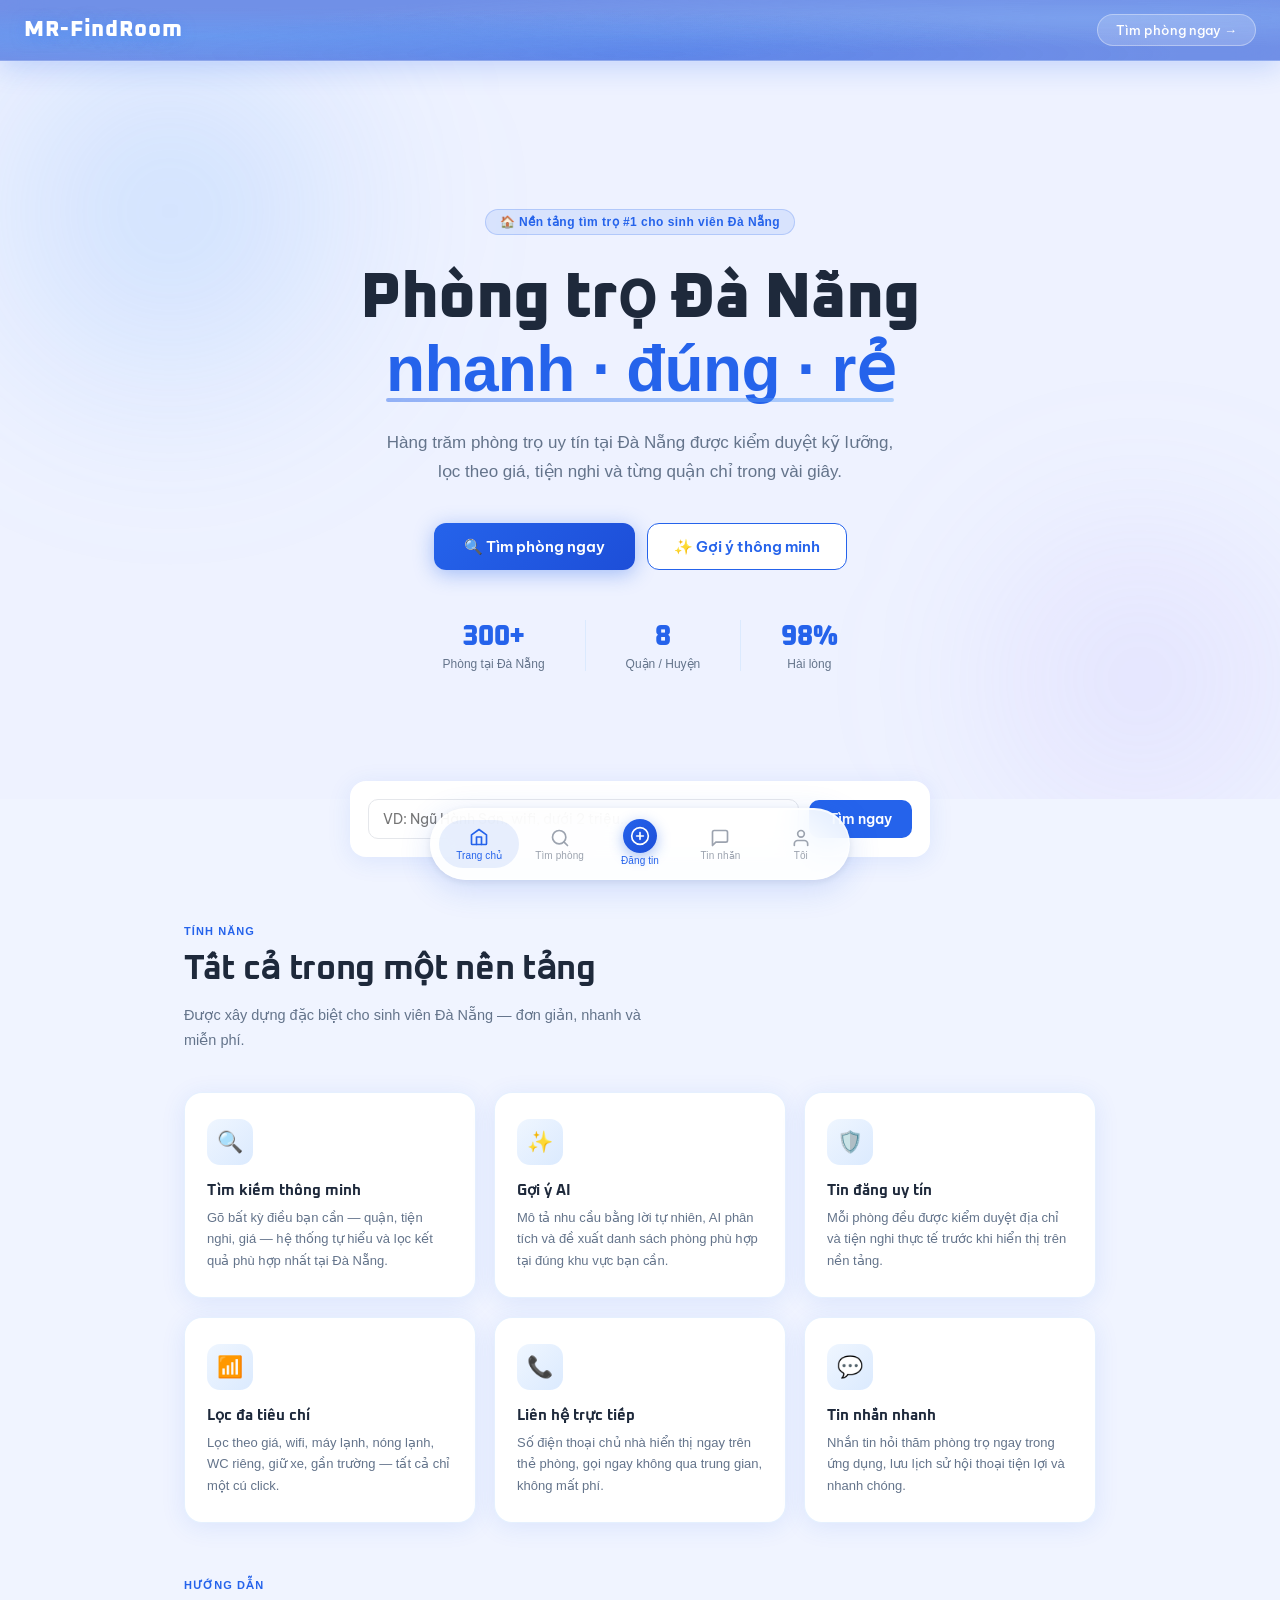
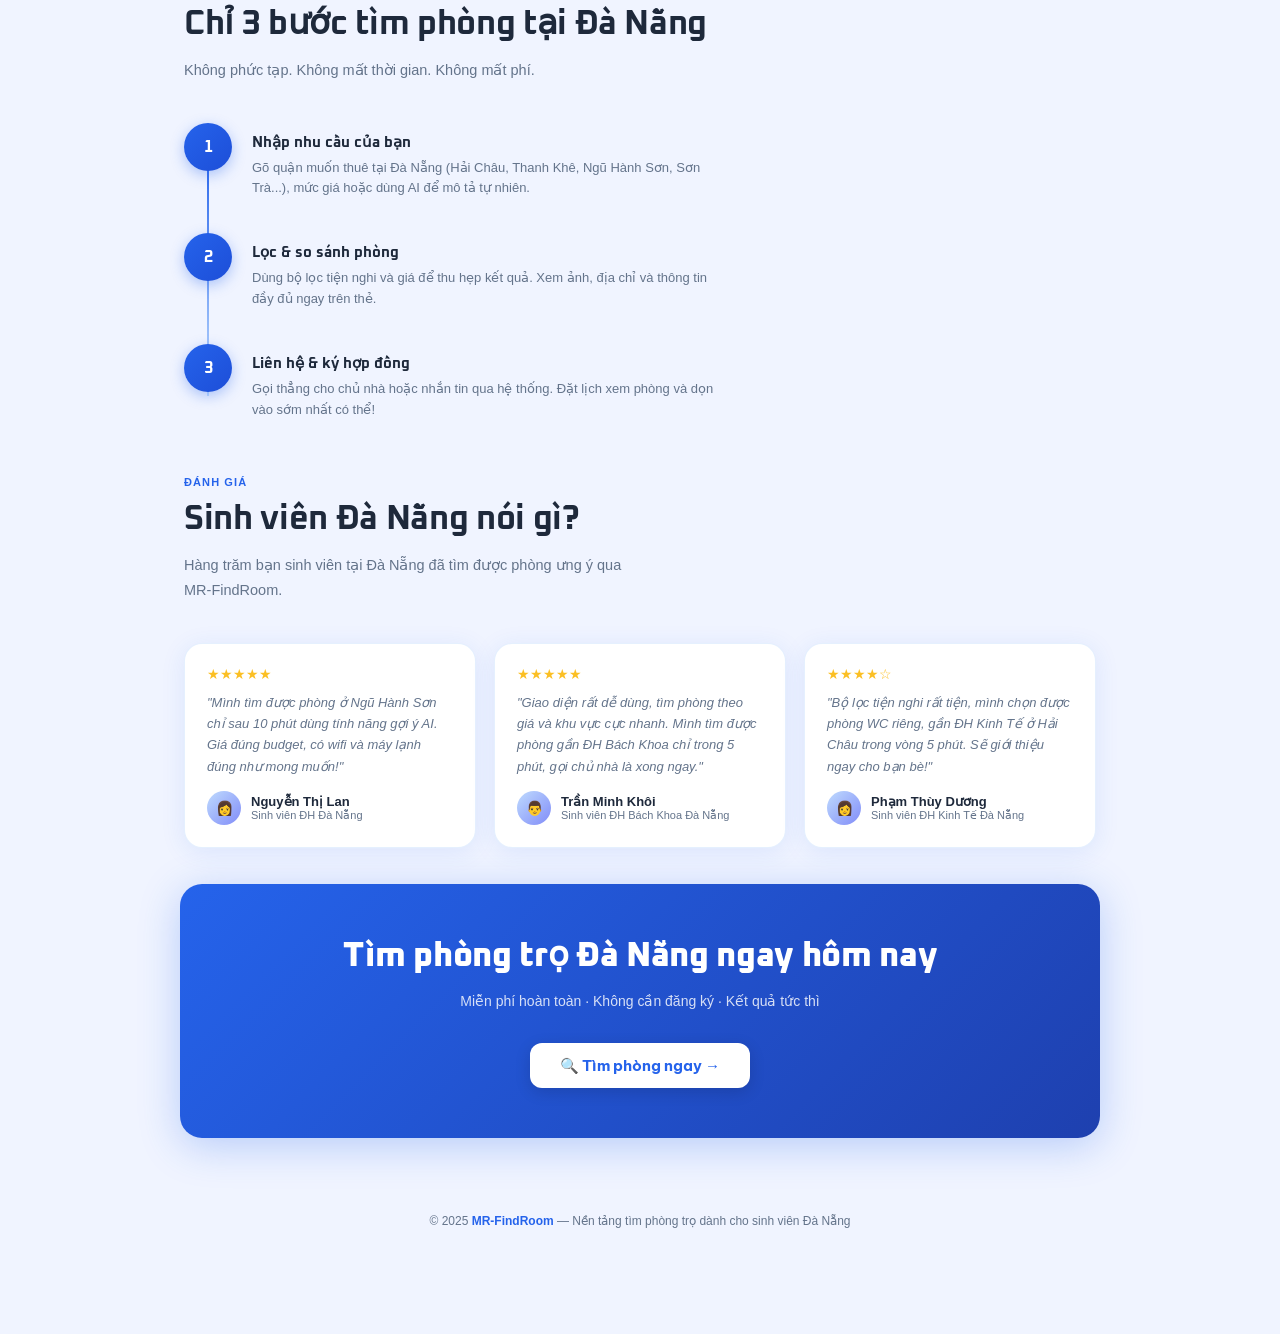
<file: Đồ án cơ sở 1/home.html>
<!DOCTYPE html>
<html lang="vi">
<head>
    <meta charset="UTF-8">
    <meta name="viewport" content="width=device-width, initial-scale=1.0">
    <title>MR-FindRoom – Tìm Phòng Trọ Sinh Viên Đà Nẵng</title>
    <link rel="preconnect" href="https://fonts.googleapis.com">
    <link href="https://fonts.googleapis.com/css2?family=Oxanium:wght@400;600;700;800&family=Be+Vietnam+Pro:wght@300;400;500;600&display=swap" rel="stylesheet">
    <link rel="stylesheet" href="style.css">
</head>
<body>

<!-- ══ HEADER ══ -->
<header class="home-header">
    <a class="logo" href="home.html">MR-FindRoom</a>
    <a href="timphong.html" class="header-btn">Tìm phòng ngay →</a>
</header>

<!-- ══ HERO ══ -->
<section class="hero">
    <div class="hero-badge">🏠 Nền tảng tìm trọ #1 cho sinh viên Đà Nẵng</div>

    <h1>Phòng trọ Đà Nẵng<br><span class="accent">nhanh · đúng · rẻ</span></h1>

    <p>Hàng trăm phòng trọ uy tín tại Đà Nẵng được kiểm duyệt kỹ lưỡng, lọc theo giá, tiện nghi và từng quận chỉ trong vài giây.</p>

    <div class="hero-actions">
        <a href="timphong.html" class="btn-primary">🔍 Tìm phòng ngay</a>
        <a href="timphong.html" class="btn-outline">✨ Gợi ý thông minh</a>
    </div>

    <div class="hero-stats">
        <div class="stat">
            <div class="stat-num">300+</div>
            <div class="stat-label">Phòng tại Đà Nẵng</div>
        </div>
        <div class="stat-divider"></div>
        <div class="stat">
            <div class="stat-num">8</div>
            <div class="stat-label">Quận / Huyện</div>
        </div>
        <div class="stat-divider"></div>
        <div class="stat">
            <div class="stat-num">98%</div>
            <div class="stat-label">Hài lòng</div>
        </div>
    </div>
</section>

<!-- ══ QUICK SEARCH ══ -->
<div class="quick-search">
    <input type="text" placeholder="VD: Ngũ Hành Sơn, wifi, dưới 2 triệu..." id="qs">
    <button onclick="goSearch()">Tìm ngay</button>
</div>

<!-- ══ FEATURES ══ -->
<section class="section reveal">
    <div class="section-label">Tính năng</div>
    <div class="section-title">Tất cả trong một nền tảng</div>
    <div class="section-desc">Được xây dựng đặc biệt cho sinh viên Đà Nẵng — đơn giản, nhanh và miễn phí.</div>

    <div class="features-grid">
        <div class="feature-card">
            <div class="feature-icon">🔍</div>
            <h3>Tìm kiếm thông minh</h3>
            <p>Gõ bất kỳ điều bạn cần — quận, tiện nghi, giá — hệ thống tự hiểu và lọc kết quả phù hợp nhất tại Đà Nẵng.</p>
        </div>
        <div class="feature-card">
            <div class="feature-icon">✨</div>
            <h3>Gợi ý AI</h3>
            <p>Mô tả nhu cầu bằng lời tự nhiên, AI phân tích và đề xuất danh sách phòng phù hợp tại đúng khu vực bạn cần.</p>
        </div>
        <div class="feature-card">
            <div class="feature-icon">🛡️</div>
            <h3>Tin đăng uy tín</h3>
            <p>Mỗi phòng đều được kiểm duyệt địa chỉ và tiện nghi thực tế trước khi hiển thị trên nền tảng.</p>
        </div>
        <div class="feature-card">
            <div class="feature-icon">📶</div>
            <h3>Lọc đa tiêu chí</h3>
            <p>Lọc theo giá, wifi, máy lạnh, nóng lạnh, WC riêng, giữ xe, gần trường — tất cả chỉ một cú click.</p>
        </div>
        <div class="feature-card">
            <div class="feature-icon">📞</div>
            <h3>Liên hệ trực tiếp</h3>
            <p>Số điện thoại chủ nhà hiển thị ngay trên thẻ phòng, gọi ngay không qua trung gian, không mất phí.</p>
        </div>
        <div class="feature-card">
            <div class="feature-icon">💬</div>
            <h3>Tin nhắn nhanh</h3>
            <p>Nhắn tin hỏi thăm phòng trọ ngay trong ứng dụng, lưu lịch sử hội thoại tiện lợi và nhanh chóng.</p>
        </div>
    </div>
</section>

<!-- ══ HOW IT WORKS ══ -->
<section class="section reveal" style="padding-top:20px;">
    <div class="section-label">Hướng dẫn</div>
    <div class="section-title">Chỉ 3 bước tìm phòng tại Đà Nẵng</div>
    <div class="section-desc">Không phức tạp. Không mất thời gian. Không mất phí.</div>

    <div class="steps">
        <div class="step">
            <div class="step-num">1</div>
            <div class="step-body">
                <h4>Nhập nhu cầu của bạn</h4>
                <p>Gõ quận muốn thuê tại Đà Nẵng (Hải Châu, Thanh Khê, Ngũ Hành Sơn, Sơn Trà...), mức giá hoặc dùng AI để mô tả tự nhiên.</p>
            </div>
        </div>
        <div class="step">
            <div class="step-num">2</div>
            <div class="step-body">
                <h4>Lọc & so sánh phòng</h4>
                <p>Dùng bộ lọc tiện nghi và giá để thu hẹp kết quả. Xem ảnh, địa chỉ và thông tin đầy đủ ngay trên thẻ.</p>
            </div>
        </div>
        <div class="step">
            <div class="step-num">3</div>
            <div class="step-body">
                <h4>Liên hệ & ký hợp đồng</h4>
                <p>Gọi thẳng cho chủ nhà hoặc nhắn tin qua hệ thống. Đặt lịch xem phòng và dọn vào sớm nhất có thể!</p>
            </div>
        </div>
    </div>
</section>

<!-- ══ TESTIMONIALS ══ -->
<section class="section reveal" style="padding-top:20px;">
    <div class="section-label">Đánh giá</div>
    <div class="section-title">Sinh viên Đà Nẵng nói gì?</div>
    <div class="section-desc">Hàng trăm bạn sinh viên tại Đà Nẵng đã tìm được phòng ưng ý qua MR-FindRoom.</div>

    <div class="testimonials-grid">
        <div class="testimonial-card">
            <div class="stars">★★★★★</div>
            <p>"Mình tìm được phòng ở Ngũ Hành Sơn chỉ sau 10 phút dùng tính năng gợi ý AI. Giá đúng budget, có wifi và máy lạnh đúng như mong muốn!"</p>
            <div class="reviewer">
                <div class="reviewer-avatar">👩</div>
                <div>
                    <div class="reviewer-name">Nguyễn Thị Lan</div>
                    <div class="reviewer-role">Sinh viên ĐH Đà Nẵng</div>
                </div>
            </div>
        </div>
        <div class="testimonial-card">
            <div class="stars">★★★★★</div>
            <p>"Giao diện rất dễ dùng, tìm phòng theo giá và khu vực cực nhanh. Mình tìm được phòng gần ĐH Bách Khoa chỉ trong 5 phút, gọi chủ nhà là xong ngay."</p>
            <div class="reviewer">
                <div class="reviewer-avatar">👨</div>
                <div>
                    <div class="reviewer-name">Trần Minh Khôi</div>
                    <div class="reviewer-role">Sinh viên ĐH Bách Khoa Đà Nẵng</div>
                </div>
            </div>
        </div>
        <div class="testimonial-card">
            <div class="stars">★★★★☆</div>
            <p>"Bộ lọc tiện nghi rất tiện, mình chọn được phòng WC riêng, gần ĐH Kinh Tế ở Hải Châu trong vòng 5 phút. Sẽ giới thiệu ngay cho bạn bè!"</p>
            <div class="reviewer">
                <div class="reviewer-avatar">👩</div>
                <div>
                    <div class="reviewer-name">Phạm Thùy Dương</div>
                    <div class="reviewer-role">Sinh viên ĐH Kinh Tế Đà Nẵng</div>
                </div>
            </div>
        </div>
    </div>
</section>

<!-- ══ CTA ══ -->
<section style="padding: 0 0 48px; max-width:1000px; margin:0 auto;">
    <div class="cta-section reveal">
        <h2>Tìm phòng trọ Đà Nẵng ngay hôm nay</h2>
        <p>Miễn phí hoàn toàn · Không cần đăng ký · Kết quả tức thì</p>
        <a href="timphong.html" class="btn-white">🔍 Tìm phòng ngay →</a>
    </div>
</section>

<!-- ══ FOOTER ══ -->
<footer>
    <p>© 2025 <span>MR-FindRoom</span> — Nền tảng tìm phòng trọ dành cho sinh viên Đà Nẵng</p>
</footer>

<!-- ══ BOTTOM NAV ══ -->
<nav class="bottom-nav">
    <button class="nav-item active" onclick="setNav(this,'home')">
        <svg viewBox="0 0 24 24" fill="none" stroke="currentColor" stroke-width="2" stroke-linecap="round" stroke-linejoin="round">
            <path d="M3 9.5L12 3l9 6.5V20a1 1 0 0 1-1 1H4a1 1 0 0 1-1-1V9.5z"/>
            <path d="M9 21V12h6v9"/>
        </svg>
        <span>Trang chủ</span>
    </button>
    <a href="timphong.html" class="nav-item">
        <svg viewBox="0 0 24 24" fill="none" stroke="currentColor" stroke-width="2" stroke-linecap="round" stroke-linejoin="round">
            <circle cx="11" cy="11" r="8"/><line x1="21" y1="21" x2="16.65" y2="16.65"/>
        </svg>
        <span>Tìm phòng</span>
    </a>
    <button class="nav-item nav-post" onclick="alert('Tính năng đang phát triển 🚀')">
        <svg viewBox="0 0 24 24" fill="none" stroke="currentColor" stroke-width="2" stroke-linecap="round" stroke-linejoin="round">
            <circle cx="12" cy="12" r="10"/>
            <line x1="12" y1="8" x2="12" y2="16"/>
            <line x1="8" y1="12" x2="16" y2="12"/>
        </svg>
        <span>Đăng tin</span>
    </button>
    <button class="nav-item" onclick="alert('Tính năng đang phát triển 💬')">
        <svg viewBox="0 0 24 24" fill="none" stroke="currentColor" stroke-width="2" stroke-linecap="round" stroke-linejoin="round">
            <path d="M21 15a2 2 0 0 1-2 2H7l-4 4V5a2 2 0 0 1 2-2h14a2 2 0 0 1 2 2z"/>
        </svg>
        <span>Tin nhắn</span>
    </button>
    <button class="nav-item" onclick="alert('Tính năng đang phát triển 👤')">
        <svg viewBox="0 0 24 24" fill="none" stroke="currentColor" stroke-width="2" stroke-linecap="round" stroke-linejoin="round">
            <path d="M20 21v-2a4 4 0 0 0-4-4H8a4 4 0 0 0-4 4v2"/>
            <circle cx="12" cy="7" r="4"/>
        </svg>
        <span>Tôi</span>
    </button>
</nav>

<script>
    function goSearch() {
        const q = document.getElementById("qs").value.trim();
        if (q) window.location.href = `timphong.html?q=${encodeURIComponent(q)}`;
        else window.location.href = "timphong.html";
    }
    document.getElementById("qs").addEventListener("keydown", e => {
        if (e.key === "Enter") goSearch();
    });
    function setNav(el, tab) {
        document.querySelectorAll(".nav-item").forEach(b => b.classList.remove("active"));
        el.classList.add("active");
        if (tab === "home") window.scrollTo({ top: 0, behavior: "smooth" });
    }
    const observer = new IntersectionObserver(entries => {
        entries.forEach(e => {
            if (e.isIntersecting) { e.target.classList.add("visible"); observer.unobserve(e.target); }
        });
    }, { threshold: 0.12 });
    document.querySelectorAll(".reveal").forEach(el => observer.observe(el));
</script>
</body>
</html>
</file>
<file: Đồ án cơ sở 1/style.css>
@import url('https://fonts.googleapis.com/css2?family=Oxanium:wght@700&display=swap');

* {
    margin: 0;
    padding: 0;
    box-sizing: border-box;
    font-family: Arial, sans-serif;
}

body {
    background: #f0f4ff;
}

/* ── HEADER ── */

header {
    position: sticky;
    top: 0;
    z-index: 100;
    backdrop-filter: blur(20px) saturate(180%);
    -webkit-backdrop-filter: blur(20px) saturate(180%);
    background-color: rgba(29, 78, 216, 0.60);
    background-image:
        radial-gradient(ellipse at 15% 60%, rgba(96, 165, 250, 0.40) 0%, transparent 55%),
        radial-gradient(ellipse at 85% 30%, rgba(147, 197, 253, 0.30) 0%, transparent 50%),
        radial-gradient(ellipse at 50% 90%, rgba(37, 99, 235, 0.25) 0%, transparent 60%);
    border-bottom: 1px solid rgba(255, 255, 255, 0.20);
    box-shadow: 0 6px 28px rgba(37, 99, 235, 0.22), 0 1px 0 rgba(255,255,255,0.10);
    text-align: center;
    padding: 16px 20px 20px;
}

header h1 {
    font-family: 'Oxanium', monospace;
    font-size: 26px;
    font-weight: 700;
    letter-spacing: 0.03em;
    color: #ffffff;
    text-shadow: 0 2px 14px rgba(59, 130, 246, 0.50), 0 0 2px rgba(255,255,255,0.20);
    display: inline-block;
    position: relative;
}

header h1::after {
    content: '';
    position: absolute;
    bottom: -5px;
    left: 50%;
    transform: translateX(-50%);
    width: 55%;
    height: 1.5px;
    background: linear-gradient(90deg, transparent, rgba(255,255,255,0.75), transparent);
    border-radius: 2px;
}

/* ── SEARCH BAR ── */
.search-box {
    display: flex;
    flex-direction: column;
    gap: 10px;
    padding: 14px 16px;
    background: white;
    border-bottom: 1px solid #e5e7eb;
}

/* Hàng 1: ô tìm kiếm + nút Tìm kiếm */
.search-row {
    display: flex;
    gap: 8px;
    align-items: center;
}

.search-box input {
    padding: 10px 14px;
    font-size: 15px;
    border: 1.5px solid #d1d5db;
    border-radius: 10px;
    flex: 1;
    min-width: 0;
    transition: border-color 0.15s;
}

.search-box input:focus {
    outline: none;
    border-color: #2563eb;
}

/* Nút Tìm kiếm chính */
.search-box .btn-search {
    padding: 10px 18px;
    background: #2563eb;
    color: white;
    border: none;
    border-radius: 10px;
    cursor: pointer;
    font-size: 15px;
    font-weight: 600;
    white-space: nowrap;
    flex-shrink: 0;
    transition: background 0.15s;
}
.search-box .btn-search:hover { background: #1e40af; }

/* Hàng 2: các nút phụ */
.search-actions {
    display: flex;
    gap: 8px;
    align-items: center;
    flex-wrap: wrap;
    position: relative;
}

.search-box .btn-smart {
    padding: 8px 16px;
    background: #eff6ff;
    color: #2563eb;
    border: 1.5px solid #2563eb;
    border-radius: 8px;
    cursor: pointer;
    font-size: 13px;
    font-weight: 600;
    white-space: nowrap;
    transition: background 0.15s;
}
.search-box .btn-smart:hover { background: #dbeafe; }

.search-box .btn-reset {
    padding: 8px 14px;
    background: white;
    color: #6b7280;
    border: 1.5px solid #d1d5db;
    border-radius: 8px;
    cursor: pointer;
    font-size: 13px;
    white-space: nowrap;
    transition: background 0.15s, color 0.15s;
}
.search-box .btn-reset:hover { background: #f3f4f6; color: #111; border-color: #9ca3af; }

/* ── FILTER SECTION ── */
.filter-section {
    background: white;
    padding: 12px 20px 16px;
    border-bottom: 1px solid #e5e7eb;
    display: flex;
    flex-direction: column;
    gap: 10px;
}

.filter-group {
    display: flex;
    align-items: flex-start;
    flex-wrap: wrap;
    gap: 8px;
}

.filter-label {
    font-size: 14px;
    color: #374151;
    font-weight: bold;
    min-width: 72px;
    padding-top: 6px;
    white-space: nowrap;
}

.chip-group {
    display: flex;
    flex-wrap: wrap;
    gap: 8px;
}

.chip {
    padding: 6px 16px;
    border-radius: 999px;
    border: 1px solid #d1d5db;
    background: white;
    color: #374151;
    font-size: 14px;
    cursor: pointer;
    transition: border-color 0.15s, color 0.15s, background 0.15s;
    white-space: nowrap;
    user-select: none;
}

.chip:hover {
    border-color: #2563eb;
    color: #2563eb;
}

/* Nút "Tất cả" khi active */
.chip-all.active {
    background: #2563eb;
    color: white;
    border-color: #2563eb;
}

.chip-all:not(.active):hover {
    border-color: #2563eb;
    color: #2563eb;
}

/* active = đang được chọn (chip thường) */
.chip.active:not(.chip-all) {
    background: #1f2937;
    color: white;
    border-color: #1f2937;
}

/* ── RESULT BAR ── */
.result-bar {
    padding: 8px 20px;
    background: #f8faff;
    border-bottom: 1px solid #e5e7eb;
    font-size: 13px;
    color: #6b7280;
    display: flex;
    gap: 12px;
    align-items: center;
    flex-wrap: wrap;
}

#resultCount { font-weight: bold; color: #111; }
#activeFiltersLabel { color: #2563eb; }

/* ── ROOM GRID ── */
.room-container {
    display: grid;
    grid-template-columns: repeat(auto-fit, minmax(300px, 1fr));
    gap: 20px;
    padding: 20px;
}

/* ── ROOM CARD ── */
.room-card {
    background: white;
    border-radius: 15px;
    overflow: hidden;
    box-shadow: 0 4px 10px rgba(0,0,0,0.1);
    transition: transform 0.25s ease, box-shadow 0.25s ease;
    will-change: transform;
    contain: layout style;
}

.room-card:hover {
    transform: translateY(-5px);
    box-shadow: 0 8px 24px rgba(0,0,0,0.13);
}

.room-card img {
    width: 100%;
    height: 220px;
    object-fit: cover;
}

.room-info { padding: 15px; }

.room-info h3 {
    color: #2563eb;
    margin-bottom: 8px;
}

.address {
    font-size: 13px;
    color: #555;
    margin-bottom: 8px;
}

.price {
    color: red;
    font-weight: bold;
    font-size: 18px;
    margin: 8px 0 4px;
}

.price span {
    font-size: 13px;
    font-weight: normal;
    color: #666;
}

.deposit {
    font-size: 13px;
    color: #444;
    margin-bottom: 8px;
}

.deposit a {
    color: #2563eb;
    text-decoration: none;
    font-weight: bold;
}

.deposit a:hover { text-decoration: underline; }

.desc {
    font-size: 13px;
    color: #666;
    margin-bottom: 12px;
    line-height: 1.5;
}

.tags {
    display: flex;
    flex-wrap: wrap;
    gap: 6px;
}

.tag {
    display: inline-block;
    background: #dbeafe;
    color: #1e3a8a;
    padding: 5px 10px;
    border-radius: 20px;
    font-size: 13px;
}

/* ── EMPTY STATE ── */
.no-result {
    text-align: center;
    color: #888;
    padding: 40px;
    grid-column: 1 / -1;
    font-size: 16px;
}

/* ── SMART CHAT ── */
.smart-wrapper {
    position: relative;
    display: inline-block;
}

.smart-chat {
    display: none;
    flex-direction: column;
    position: absolute;
    top: calc(100% + 10px);
    left: 0;
    width: 340px;
    max-height: 420px;
    background: #fff;
    border-radius: 16px;
    box-shadow: 0 8px 40px rgba(37, 99, 235, 0.18), 0 2px 10px rgba(0,0,0,0.10);
    border: 1px solid #dbeafe;
    z-index: 999;
    overflow: hidden;
    animation: chatFadeIn 0.2s ease;
}

.smart-chat.open {
    display: flex;
}

@keyframes chatFadeIn {
    from { opacity: 0; transform: translateY(-8px); }
    to   { opacity: 1; transform: translateY(0); }
}

.smart-chat-header {
    display: flex;
    align-items: center;
    justify-content: space-between;
    padding: 12px 16px;
    background: linear-gradient(135deg, #2563eb, #1d4ed8);
    color: white;
    font-size: 14px;
    font-weight: 600;
    border-radius: 16px 16px 0 0;
}

.smart-chat-close {
    background: rgba(255,255,255,0.2);
    border: none;
    color: white;
    width: 24px;
    height: 24px;
    border-radius: 50%;
    cursor: pointer;
    font-size: 12px;
    display: flex;
    align-items: center;
    justify-content: center;
    transition: background 0.15s;
}
.smart-chat-close:hover { background: rgba(255,255,255,0.35); }

.smart-chat-messages {
    flex: 1;
    overflow-y: auto;
    padding: 14px 12px;
    display: flex;
    flex-direction: column;
    gap: 10px;
    background: #f8faff;
}

.msg {
    max-width: 88%;
    padding: 9px 13px;
    border-radius: 14px;
    font-size: 13px;
    line-height: 1.5;
}

.msg-bot {
    background: #e0e7ff;
    color: #1e3a8a;
    align-self: flex-start;
    border-bottom-left-radius: 4px;
}

.msg-user {
    background: #2563eb;
    color: white;
    align-self: flex-end;
    border-bottom-right-radius: 4px;
}

.msg-result {
    background: #dcfce7;
    color: #166534;
    align-self: flex-start;
    border-bottom-left-radius: 4px;
    font-weight: 500;
}

.smart-chat-input {
    display: flex;
    gap: 8px;
    padding: 10px 12px;
    border-top: 1px solid #e5e7eb;
    background: white;
}

.smart-chat-input input {
    flex: 1;
    padding: 8px 12px;
    border: 1px solid #d1d5db;
    border-radius: 20px;
    font-size: 13px;
    outline: none;
    transition: border-color 0.15s;
}
.smart-chat-input input:focus { border-color: #2563eb; }

.smart-chat-input button {
    padding: 8px 14px;
    background: #2563eb;
    color: white;
    border: none;
    border-radius: 20px;
    font-size: 13px;
    cursor: pointer;
    white-space: nowrap;
    transition: background 0.15s;
}
.smart-chat-input button:hover { background: #1d4ed8; }
/* ══ BOTTOM NAVIGATION — FLOATING PILL ══ */
body {
    padding-bottom: 96px; /* chừa chỗ cho pill nổi */
}

/* Animation đảo nhẹ liên tục */
@keyframes navFloat {
    0%   { transform: translateX(-50%) translateY(0px); }
    50%  { transform: translateX(-50%) translateY(-4px); }
    100% { transform: translateX(-50%) translateY(0px); }
}

.bottom-nav {
    position: fixed;
    bottom: 20px;                          /* cách đáy màn hình */
    left: 50%;
    transform: translateX(-50%);
    width: calc(100% - 40px);             /* không chạm cạnh trái/phải */
    max-width: 420px;
    background: rgba(255, 255, 255, 0.88);
    backdrop-filter: blur(20px) saturate(180%);
    -webkit-backdrop-filter: blur(20px) saturate(180%);
    border: 1px solid rgba(255, 255, 255, 0.60);
    border-radius: 999px;                  /* bo tròn hoàn toàn dạng pill */
    box-shadow:
        0 8px 32px rgba(37, 99, 235, 0.18),
        0 2px 8px rgba(0, 0, 0, 0.08),
        inset 0 1px 0 rgba(255, 255, 255, 0.80);
    display: flex;
    align-items: center;
    z-index: 200;
    padding: 6px 8px;
    animation: navFloat 3.6s ease-in-out infinite;
    /* safe area cho iPhone notch */
    margin-bottom: env(safe-area-inset-bottom, 0px);
}

/* Dừng đảo khi hover để dễ bấm */
.bottom-nav:hover {
    animation-play-state: paused;
}

.nav-item {
    flex: 1;
    display: flex;
    flex-direction: column;
    align-items: center;
    justify-content: center;
    gap: 3px;
    padding: 8px 4px 7px;
    background: none;
    border: none;
    border-radius: 999px;
    cursor: pointer;
    color: #9ca3af;
    text-decoration: none;
    transition: color 0.18s ease, background 0.18s ease;
    position: relative;
    min-width: 0;
}

.nav-item svg {
    width: 20px;
    height: 20px;
    transition: transform 0.22s ease, stroke 0.18s ease;
    flex-shrink: 0;
}

.nav-item span {
    font-size: 10px;
    font-weight: 500;
    letter-spacing: 0.01em;
    line-height: 1;
    white-space: nowrap;
}

/* Active state — viên nền xanh nhạt */
.nav-item.active {
    color: #2563eb;
    background: rgba(37, 99, 235, 0.10);
}

.nav-item.active svg {
    stroke: #2563eb;
    transform: translateY(-1px);
}

/* Không cần dot nữa vì đã có nền */
.nav-item.active::after { display: none; }

/* Hover */
.nav-item:not(.active):hover {
    color: #6b7280;
    background: rgba(107, 114, 128, 0.08);
}
.nav-item:not(.active):hover svg {
    transform: translateY(-1px);
}

/* Nút Đăng tin — nổi bật hơn */
.nav-post {
    color: #2563eb;
}

.nav-post svg {
    width: 34px;
    height: 34px;
    background: linear-gradient(135deg, #2563eb, #1d4ed8);
    stroke: white;
    stroke-width: 2;
    border-radius: 50%;
    padding: 7px;
    box-shadow: 0 4px 14px rgba(37, 99, 235, 0.40);
    transition: transform 0.2s ease, box-shadow 0.2s ease;
    margin-top: -4px;
}

.nav-post:hover svg,
.nav-post.active svg {
    transform: translateY(-3px) scale(1.06);
    box-shadow: 0 6px 20px rgba(37, 99, 235, 0.50);
    background: linear-gradient(135deg, #1d4ed8, #1e40af);
}

.nav-post.active {
    color: #2563eb;
}

.nav-post.active::after {
    display: none; /* ẩn dot vì nút đã nổi bật sẵn */
}
/* ══ HOME PAGE — CSS VARIABLES ══ */
:root {
    --blue:      #2563eb;
    --blue-dark: #1d4ed8;
    --blue-deep: #1e3a8a;
    --blue-soft: rgba(29,78,216,0.60);
    --bg:        #eef2ff;
    --white:     #ffffff;
    --text:      #1e293b;
    --muted:     #64748b;
    --card-shadow: 0 4px 24px rgba(37,99,235,0.10);
}

/* ══ HOME BODY ══ */
body {
    font-family: 'Be Vietnam Pro', Arial, sans-serif;
    overflow-x: hidden;
}

/* ══ LOGO / HEADER BTN ══ */
.logo {
    font-family: 'Oxanium', monospace;
    font-size: 22px;
    font-weight: 800;
    color: #fff;
    letter-spacing: .04em;
    text-shadow: 0 2px 14px rgba(59,130,246,.5);
    text-decoration: none;
}

.header-btn {
    background: rgba(255,255,255,.18);
    border: 1px solid rgba(255,255,255,.35);
    color: #fff;
    padding: 7px 18px;
    border-radius: 20px;
    font-size: 13px;
    font-weight: 500;
    cursor: pointer;
    text-decoration: none;
    transition: background .18s;
    display: inline-block;
}
.header-btn:hover { background: rgba(255,255,255,.30); }

/* ══ HERO ══ */
.hero {
    min-height: 86vh;
    display: flex;
    flex-direction: column;
    align-items: center;
    justify-content: center;
    text-align: center;
    padding: 60px 24px 40px;
    position: relative;
    overflow: hidden;
}

.hero::before, .hero::after {
    content: '';
    position: absolute;
    border-radius: 50%;
    filter: blur(80px);
    animation: blobFloat 8s ease-in-out infinite alternate;
    pointer-events: none;
}
.hero::before {
    width: 500px; height: 500px;
    background: radial-gradient(circle, rgba(96,165,250,.30), transparent 70%);
    top: -100px; left: -80px;
}
.hero::after {
    width: 400px; height: 400px;
    background: radial-gradient(circle, rgba(167,139,250,.22), transparent 70%);
    bottom: -80px; right: -60px;
    animation-delay: -4s;
}
@keyframes blobFloat {
    from { transform: translate(0,0) scale(1); }
    to   { transform: translate(30px,20px) scale(1.06); }
}

.hero-badge {
    display: inline-flex;
    align-items: center;
    gap: 6px;
    background: rgba(37,99,235,.10);
    border: 1px solid rgba(37,99,235,.22);
    color: #2563eb;
    font-size: 12px;
    font-weight: 600;
    padding: 5px 14px;
    border-radius: 999px;
    margin-bottom: 28px;
    letter-spacing: .04em;
    animation: fadeUp .6s ease both;
}

.hero h1 {
    font-family: 'Oxanium', monospace;
    font-size: clamp(36px, 7vw, 68px);
    font-weight: 800;
    line-height: 1.1;
    letter-spacing: -.01em;
    color: #1e293b;
    margin-bottom: 22px;
    animation: fadeUp .7s .1s ease both;
}

.hero h1 .accent {
    color: #2563eb;
    position: relative;
    display: inline-block;
}
.hero h1 .accent::after {
    content: '';
    position: absolute;
    bottom: 2px; left: 0; right: 0;
    height: 4px;
    background: linear-gradient(90deg, #2563eb, #60a5fa);
    border-radius: 2px;
    opacity: .5;
}

.hero p {
    font-size: clamp(15px, 2vw, 18px);
    color: #64748b;
    max-width: 520px;
    line-height: 1.7;
    margin-bottom: 36px;
    font-weight: 400;
    animation: fadeUp .7s .2s ease both;
}

.hero-actions {
    display: flex;
    gap: 12px;
    flex-wrap: wrap;
    justify-content: center;
    animation: fadeUp .7s .3s ease both;
}

.btn-primary {
    background: linear-gradient(135deg, #2563eb, #1d4ed8);
    color: #fff;
    padding: 14px 32px;
    border-radius: 12px;
    border: none;
    font-size: 15px;
    font-weight: 600;
    cursor: pointer;
    text-decoration: none;
    box-shadow: 0 4px 20px rgba(37,99,235,.38);
    transition: transform .2s, box-shadow .2s;
    display: inline-flex;
    align-items: center;
    gap: 8px;
}
.btn-primary:hover {
    transform: translateY(-2px);
    box-shadow: 0 8px 28px rgba(37,99,235,.46);
}

.btn-outline {
    background: #fff;
    color: #2563eb;
    padding: 14px 28px;
    border-radius: 12px;
    border: 1.5px solid #2563eb;
    font-size: 15px;
    font-weight: 600;
    cursor: pointer;
    text-decoration: none;
    transition: background .18s, transform .2s;
    display: inline-flex;
    align-items: center;
    gap: 8px;
}
.btn-outline:hover { background: #eff6ff; transform: translateY(-2px); }

/* Hero stats */
.hero-stats {
    display: flex;
    gap: 40px;
    margin-top: 52px;
    flex-wrap: wrap;
    justify-content: center;
    animation: fadeUp .7s .4s ease both;
}
.stat { text-align: center; }
.stat-num {
    font-family: 'Oxanium', monospace;
    font-size: 28px;
    font-weight: 800;
    color: #2563eb;
    letter-spacing: -.01em;
}
.stat-label {
    font-size: 12px;
    color: #64748b;
    margin-top: 2px;
    font-weight: 500;
}
.stat-divider {
    width: 1px;
    background: #dbeafe;
    align-self: stretch;
}

/* ══ QUICK SEARCH ══ */
.quick-search {
    background: #fff;
    border-radius: 16px;
    box-shadow: var(--card-shadow);
    padding: 20px;
    max-width: 600px;
    width: calc(100% - 48px);
    margin: -20px auto 0;
    display: flex;
    gap: 10px;
    align-items: center;
    position: relative;
    z-index: 10;
    animation: fadeUp .7s .5s ease both;
}
.quick-search input {
    flex: 1;
    border: 1.5px solid #e5e7eb;
    border-radius: 10px;
    padding: 11px 14px;
    font-size: 14px;
    outline: none;
    transition: border-color .15s;
}
.quick-search input:focus { border-color: #2563eb; }
.quick-search button {
    background: #2563eb;
    color: #fff;
    border: none;
    border-radius: 10px;
    padding: 11px 20px;
    font-size: 14px;
    font-weight: 600;
    cursor: pointer;
    white-space: nowrap;
    transition: background .15s;
}
.quick-search button:hover { background: #1d4ed8; }

/* ══ SECTIONS ══ */
.section {
    padding: 72px 24px 40px;
    max-width: 1000px;
    margin: 0 auto;
}
.section-label {
    font-size: 12px;
    font-weight: 700;
    letter-spacing: .1em;
    color: #2563eb;
    text-transform: uppercase;
    margin-bottom: 10px;
}
.section-title {
    font-family: 'Oxanium', monospace;
    font-size: clamp(24px, 4vw, 36px);
    font-weight: 700;
    color: #1e293b;
    margin-bottom: 14px;
    letter-spacing: -.01em;
}
.section-desc {
    font-size: 15px;
    color: #64748b;
    max-width: 480px;
    line-height: 1.7;
    margin-bottom: 44px;
}

/* ══ FEATURES GRID ══ */
.features-grid {
    display: grid;
    grid-template-columns: repeat(auto-fit, minmax(260px, 1fr));
    gap: 20px;
}
.feature-card {
    background: #fff;
    border-radius: 18px;
    padding: 28px 24px;
    box-shadow: var(--card-shadow);
    border: 1px solid rgba(219,234,254,.7);
    transition: transform .25s ease, box-shadow .25s ease;
    will-change: transform;
}
.feature-card:hover {
    transform: translateY(-4px);
    box-shadow: 0 10px 36px rgba(37,99,235,.15);
}
.feature-icon {
    width: 48px; height: 48px;
    background: linear-gradient(135deg, #eff6ff, #dbeafe);
    border-radius: 14px;
    display: flex;
    align-items: center;
    justify-content: center;
    font-size: 22px;
    margin-bottom: 18px;
}
.feature-card h3 {
    font-family: 'Oxanium', monospace;
    font-size: 16px;
    font-weight: 700;
    color: #1e293b;
    margin-bottom: 8px;
}
.feature-card p {
    font-size: 13.5px;
    color: #64748b;
    line-height: 1.65;
}

/* ══ HOW IT WORKS ══ */
.steps {
    display: flex;
    flex-direction: column;
    gap: 0;
    position: relative;
    max-width: 560px;
}
.steps::before {
    content: '';
    position: absolute;
    left: 23px; top: 24px; bottom: 24px;
    width: 2px;
    background: linear-gradient(to bottom, #2563eb, #bfdbfe);
}
.step {
    display: flex;
    gap: 20px;
    padding: 0 0 36px;
    position: relative;
}
.step:last-child { padding-bottom: 0; }
.step-num {
    width: 48px; height: 48px; min-width: 48px;
    border-radius: 50%;
    background: linear-gradient(135deg, #2563eb, #1d4ed8);
    color: #fff;
    font-family: 'Oxanium', monospace;
    font-weight: 700;
    font-size: 16px;
    display: flex;
    align-items: center;
    justify-content: center;
    box-shadow: 0 4px 14px rgba(37,99,235,.35);
    position: relative;
    z-index: 1;
}
.step-body h4 {
    font-family: 'Oxanium', monospace;
    font-size: 15px;
    font-weight: 700;
    color: #1e293b;
    margin-bottom: 6px;
    margin-top: 10px;
}
.step-body p {
    font-size: 13.5px;
    color: #64748b;
    line-height: 1.6;
}

/* ══ TESTIMONIALS ══ */
.testimonials-grid {
    display: grid;
    grid-template-columns: repeat(auto-fit, minmax(260px, 1fr));
    gap: 18px;
}
.testimonial-card {
    background: #fff;
    border-radius: 18px;
    padding: 24px;
    box-shadow: var(--card-shadow);
    border: 1px solid rgba(219,234,254,.7);
}
.stars { color: #fbbf24; font-size: 14px; margin-bottom: 12px; }
.testimonial-card p {
    font-size: 13.5px;
    color: #64748b;
    line-height: 1.65;
    margin-bottom: 16px;
    font-style: italic;
}
.reviewer {
    display: flex;
    align-items: center;
    gap: 10px;
}
.reviewer-avatar {
    width: 36px; height: 36px;
    border-radius: 50%;
    background: linear-gradient(135deg, #bfdbfe, #818cf8);
    display: flex;
    align-items: center;
    justify-content: center;
    font-size: 15px;
}
.reviewer-name { font-size: 13px; font-weight: 600; color: #1e293b; }
.reviewer-role { font-size: 11px; color: #64748b; }

/* ══ CTA ══ */
.cta-section {
    margin: 20px 24px 0;
    background: linear-gradient(135deg, #2563eb, #1e40af);
    border-radius: 24px;
    padding: 52px 32px;
    text-align: center;
    color: #fff;
    max-width: 952px;
    margin-left: auto;
    margin-right: auto;
    box-shadow: 0 8px 40px rgba(37,99,235,.30);
}
.cta-section h2 {
    font-family: 'Oxanium', monospace;
    font-size: clamp(24px, 4vw, 36px);
    font-weight: 800;
    margin-bottom: 14px;
    letter-spacing: -.01em;
}
.cta-section p {
    font-size: 15px;
    opacity: .82;
    margin-bottom: 32px;
    line-height: 1.6;
}
.btn-white {
    background: #fff;
    color: #2563eb;
    padding: 14px 32px;
    border-radius: 12px;
    border: none;
    font-size: 15px;
    font-weight: 700;
    cursor: pointer;
    text-decoration: none;
    display: inline-flex;
    align-items: center;
    gap: 8px;
    box-shadow: 0 4px 16px rgba(0,0,0,.14);
    transition: transform .2s, box-shadow .2s;
}
.btn-white:hover { transform: translateY(-2px); box-shadow: 0 8px 24px rgba(0,0,0,.18); }

/* ══ FOOTER ══ */
footer {
    text-align: center;
    padding: 32px 24px 12px;
    font-size: 12.5px;
    color: #64748b;
}
footer span { color: #2563eb; font-weight: 600; }

/* ══ ANIMATIONS ══ */
@keyframes fadeUp {
    from { opacity: 0; transform: translateY(22px); }
    to   { opacity: 1; transform: translateY(0); }
}

.reveal {
    opacity: 0;
    transform: translateY(28px);
    transition: opacity .6s ease, transform .6s ease;
}
.reveal.visible {
    opacity: 1;
    transform: translateY(0);
}
/* ══════════════════════════════════════════════
   HOME PAGE STYLES
   ══════════════════════════════════════════════ */

:root {
    --blue:      #2563eb;
    --blue-dark: #1d4ed8;
    --blue-deep: #1e3a8a;
    --bg:        #eef2ff;
    --text:      #1e293b;
    --muted:     #64748b;
    --card-shadow: 0 4px 24px rgba(37,99,235,0.10);
}

/* ── HEADER FLEX (home) ── */
header.home-header {
    display: flex;
    align-items: center;
    justify-content: space-between;
    padding: 14px 24px;
    text-align: left;
}

.logo {
    font-family: 'Oxanium', monospace;
    font-size: 22px;
    font-weight: 800;
    color: #fff;
    letter-spacing: .04em;
    text-shadow: 0 2px 14px rgba(59,130,246,.5);
    text-decoration: none;
}

.header-btn {
    background: rgba(255,255,255,.18);
    border: 1px solid rgba(255,255,255,.35);
    color: #fff;
    padding: 7px 18px;
    border-radius: 20px;
    font-size: 13px;
    font-family: 'Be Vietnam Pro', Arial, sans-serif;
    font-weight: 500;
    cursor: pointer;
    text-decoration: none;
    transition: background .18s;
}
.header-btn:hover { background: rgba(255,255,255,.30); }

/* ── HERO ── */
.hero {
    min-height: 82vh;
    display: flex;
    flex-direction: column;
    align-items: center;
    justify-content: center;
    text-align: center;
    padding: 60px 24px 40px;
    position: relative;
    overflow: hidden;
    background-color: var(--bg, #eef2ff);
}

.hero::before, .hero::after {
    content: '';
    position: absolute;
    border-radius: 50%;
    filter: blur(80px);
    animation: blobFloat 8s ease-in-out infinite alternate;
    pointer-events: none;
}
.hero::before {
    width: 500px; height: 500px;
    background: radial-gradient(circle, rgba(96,165,250,.28), transparent 70%);
    top: -100px; left: -80px;
}
.hero::after {
    width: 400px; height: 400px;
    background: radial-gradient(circle, rgba(167,139,250,.20), transparent 70%);
    bottom: -80px; right: -60px;
    animation-delay: -4s;
}
@keyframes blobFloat {
    from { transform: translate(0,0) scale(1); }
    to   { transform: translate(30px,20px) scale(1.06); }
}

.hero-badge {
    display: inline-flex;
    align-items: center;
    gap: 6px;
    background: rgba(37,99,235,.10);
    border: 1px solid rgba(37,99,235,.22);
    color: #2563eb;
    font-size: 12px;
    font-weight: 600;
    padding: 5px 14px;
    border-radius: 999px;
    margin-bottom: 28px;
    letter-spacing: .04em;
    animation: fadeUp .6s ease both;
}

.hero h1 {
    font-family: 'Oxanium', monospace;
    font-size: clamp(34px, 7vw, 64px);
    font-weight: 800;
    line-height: 1.1;
    letter-spacing: -.01em;
    color: var(--text, #1e293b);
    margin-bottom: 22px;
    animation: fadeUp .7s .1s ease both;
}

.hero h1 .accent {
    color: #2563eb;
    position: relative;
    display: inline-block;
}
.hero h1 .accent::after {
    content: '';
    position: absolute;
    bottom: 2px; left: 0; right: 0;
    height: 4px;
    background: linear-gradient(90deg, #2563eb, #60a5fa);
    border-radius: 2px;
    opacity: .45;
}

.hero p {
    font-size: clamp(14px, 2vw, 17px);
    color: var(--muted, #64748b);
    max-width: 520px;
    line-height: 1.7;
    margin-bottom: 36px;
    animation: fadeUp .7s .2s ease both;
}

.hero-actions {
    display: flex;
    gap: 12px;
    flex-wrap: wrap;
    justify-content: center;
    animation: fadeUp .7s .3s ease both;
}

.btn-primary {
    background: linear-gradient(135deg, #2563eb, #1d4ed8);
    color: #fff;
    padding: 13px 30px;
    border-radius: 12px;
    border: none;
    font-size: 15px;
    font-weight: 600;
    font-family: 'Be Vietnam Pro', Arial, sans-serif;
    cursor: pointer;
    text-decoration: none;
    box-shadow: 0 4px 20px rgba(37,99,235,.38);
    transition: transform .2s, box-shadow .2s;
    display: inline-flex;
    align-items: center;
    gap: 8px;
}
.btn-primary:hover { transform: translateY(-2px); box-shadow: 0 8px 28px rgba(37,99,235,.46); }

.btn-outline {
    background: #fff;
    color: #2563eb;
    padding: 13px 26px;
    border-radius: 12px;
    border: 1.5px solid #2563eb;
    font-size: 15px;
    font-weight: 600;
    font-family: 'Be Vietnam Pro', Arial, sans-serif;
    cursor: pointer;
    text-decoration: none;
    transition: background .18s, transform .2s;
    display: inline-flex;
    align-items: center;
    gap: 8px;
}
.btn-outline:hover { background: #eff6ff; transform: translateY(-2px); }

/* Hero stats */
.hero-stats {
    display: flex;
    gap: 40px;
    margin-top: 50px;
    flex-wrap: wrap;
    justify-content: center;
    animation: fadeUp .7s .4s ease both;
}
.stat { text-align: center; }
.stat-num {
    font-family: 'Oxanium', monospace;
    font-size: 28px;
    font-weight: 800;
    color: #2563eb;
}
.stat-label { font-size: 12px; color: var(--muted, #64748b); margin-top: 2px; font-weight: 500; }
.stat-divider { width: 1px; background: #dbeafe; align-self: stretch; }

/* ── QUICK SEARCH ── */
.quick-search {
    background: #fff;
    border-radius: 16px;
    box-shadow: var(--card-shadow, 0 4px 24px rgba(37,99,235,0.10));
    padding: 18px;
    max-width: 580px;
    width: calc(100% - 48px);
    margin: -18px auto 0;
    display: flex;
    gap: 10px;
    align-items: center;
    position: relative;
    z-index: 10;
    animation: fadeUp .7s .5s ease both;
}
.quick-search input {
    flex: 1;
    border: 1.5px solid #e5e7eb;
    border-radius: 10px;
    padding: 10px 14px;
    font-size: 14px;
    font-family: 'Be Vietnam Pro', Arial, sans-serif;
    outline: none;
    transition: border-color .15s;
}
.quick-search input:focus { border-color: #2563eb; }
.quick-search button {
    background: #2563eb;
    color: #fff;
    border: none;
    border-radius: 10px;
    padding: 10px 20px;
    font-size: 14px;
    font-weight: 600;
    font-family: 'Be Vietnam Pro', Arial, sans-serif;
    cursor: pointer;
    white-space: nowrap;
    transition: background .15s;
}
.quick-search button:hover { background: #1d4ed8; }

/* ── SECTIONS ── */
.section {
    padding: 68px 24px 36px;
    max-width: 960px;
    margin: 0 auto;
}
.section-label {
    font-size: 11px;
    font-weight: 700;
    letter-spacing: .1em;
    color: #2563eb;
    text-transform: uppercase;
    margin-bottom: 10px;
}
.section-title {
    font-family: 'Oxanium', monospace;
    font-size: clamp(22px, 4vw, 34px);
    font-weight: 700;
    color: var(--text, #1e293b);
    margin-bottom: 12px;
}
.section-desc {
    font-size: 14.5px;
    color: var(--muted, #64748b);
    max-width: 460px;
    line-height: 1.7;
    margin-bottom: 40px;
}

/* ── FEATURES GRID ── */
.features-grid {
    display: grid;
    grid-template-columns: repeat(auto-fit, minmax(250px, 1fr));
    gap: 18px;
}
.feature-card {
    background: #fff;
    border-radius: 18px;
    padding: 26px 22px;
    box-shadow: var(--card-shadow);
    border: 1px solid rgba(219,234,254,.7);
    transition: transform .25s ease, box-shadow .25s ease;
    will-change: transform;
}
.feature-card:hover { transform: translateY(-4px); box-shadow: 0 10px 36px rgba(37,99,235,.15); }
.feature-icon {
    width: 46px; height: 46px;
    background: linear-gradient(135deg, #eff6ff, #dbeafe);
    border-radius: 13px;
    display: flex;
    align-items: center;
    justify-content: center;
    font-size: 21px;
    margin-bottom: 16px;
}
.feature-card h3 {
    font-family: 'Oxanium', monospace;
    font-size: 15px;
    font-weight: 700;
    color: var(--text, #1e293b);
    margin-bottom: 7px;
}
.feature-card p { font-size: 13px; color: var(--muted, #64748b); line-height: 1.65; }

/* ── STEPS ── */
.steps {
    display: flex;
    flex-direction: column;
    position: relative;
    max-width: 540px;
}
.steps::before {
    content: '';
    position: absolute;
    left: 23px; top: 24px; bottom: 24px;
    width: 2px;
    background: linear-gradient(to bottom, #2563eb, #bfdbfe);
}
.step { display: flex; gap: 20px; padding: 0 0 34px; position: relative; }
.step:last-child { padding-bottom: 0; }
.step-num {
    width: 48px; height: 48px; min-width: 48px;
    border-radius: 50%;
    background: linear-gradient(135deg, #2563eb, #1d4ed8);
    color: #fff;
    font-family: 'Oxanium', monospace;
    font-weight: 700;
    font-size: 16px;
    display: flex; align-items: center; justify-content: center;
    box-shadow: 0 4px 14px rgba(37,99,235,.35);
    position: relative; z-index: 1;
}
.step-body h4 {
    font-family: 'Oxanium', monospace;
    font-size: 15px; font-weight: 700;
    color: var(--text, #1e293b);
    margin-bottom: 6px; margin-top: 10px;
}
.step-body p { font-size: 13px; color: var(--muted, #64748b); line-height: 1.6; }

/* ── TESTIMONIALS ── */
.testimonials-grid {
    display: grid;
    grid-template-columns: repeat(auto-fit, minmax(250px, 1fr));
    gap: 18px;
}
.testimonial-card {
    background: #fff;
    border-radius: 18px;
    padding: 22px;
    box-shadow: var(--card-shadow);
    border: 1px solid rgba(219,234,254,.7);
}
.stars { color: #fbbf24; font-size: 14px; margin-bottom: 10px; }
.testimonial-card p {
    font-size: 13px; color: var(--muted, #64748b);
    line-height: 1.65; margin-bottom: 14px; font-style: italic;
}
.reviewer { display: flex; align-items: center; gap: 10px; }
.reviewer-avatar {
    width: 34px; height: 34px; border-radius: 50%;
    background: linear-gradient(135deg, #bfdbfe, #818cf8);
    display: flex; align-items: center; justify-content: center; font-size: 14px;
}
.reviewer-name { font-size: 13px; font-weight: 600; color: var(--text, #1e293b); }
.reviewer-role { font-size: 11px; color: var(--muted, #64748b); }

/* ── CTA ── */
.cta-section {
    background: linear-gradient(135deg, #2563eb, #1e40af);
    border-radius: 22px;
    padding: 50px 30px;
    text-align: center;
    color: #fff;
    box-shadow: 0 8px 40px rgba(37,99,235,.28);
    max-width: 920px;
    margin: 0 24px;
}
@media(min-width:968px){ .cta-section { margin: 0 auto; } }
.cta-section h2 {
    font-family: 'Oxanium', monospace;
    font-size: clamp(22px, 4vw, 34px);
    font-weight: 800;
    margin-bottom: 12px;
}
.cta-section p { font-size: 14px; opacity: .82; margin-bottom: 30px; line-height: 1.6; }
.btn-white {
    background: #fff; color: #2563eb;
    padding: 13px 30px; border-radius: 12px; border: none;
    font-size: 15px; font-weight: 700;
    font-family: 'Be Vietnam Pro', Arial, sans-serif;
    cursor: pointer; text-decoration: none;
    display: inline-flex; align-items: center; gap: 8px;
    box-shadow: 0 4px 16px rgba(0,0,0,.14);
    transition: transform .2s, box-shadow .2s;
}
.btn-white:hover { transform: translateY(-2px); box-shadow: 0 8px 24px rgba(0,0,0,.18); }

/* ── FOOTER ── */
footer {
    text-align: center;
    padding: 28px 24px 10px;
    font-size: 12px;
    color: var(--muted, #64748b);
}
footer span { color: #2563eb; font-weight: 600; }

/* ── REVEAL ANIMATION ── */
@keyframes fadeUp {
    from { opacity: 0; transform: translateY(22px); }
    to   { opacity: 1; transform: translateY(0); }
}
.reveal { opacity: 0; transform: translateY(26px); transition: opacity .6s ease, transform .6s ease; }
.reveal.visible { opacity: 1; transform: translateY(0); }
</file>
